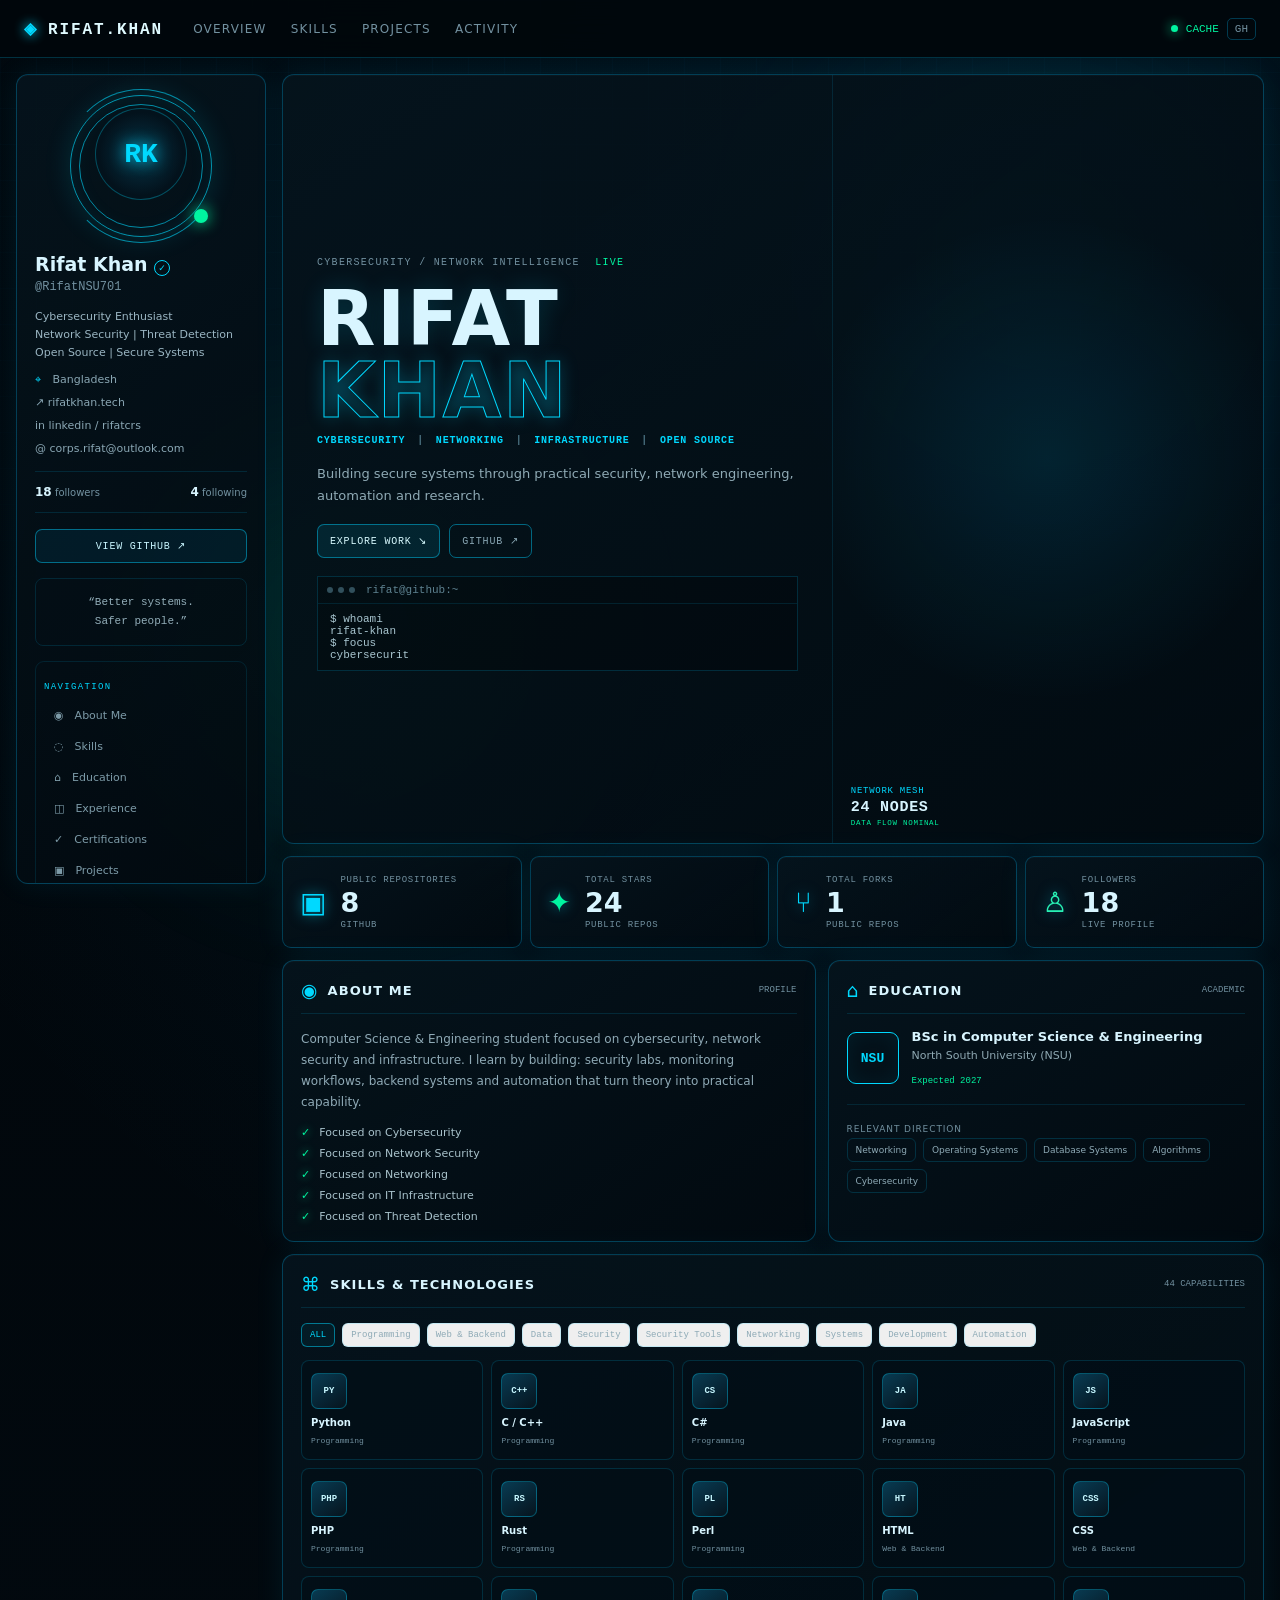
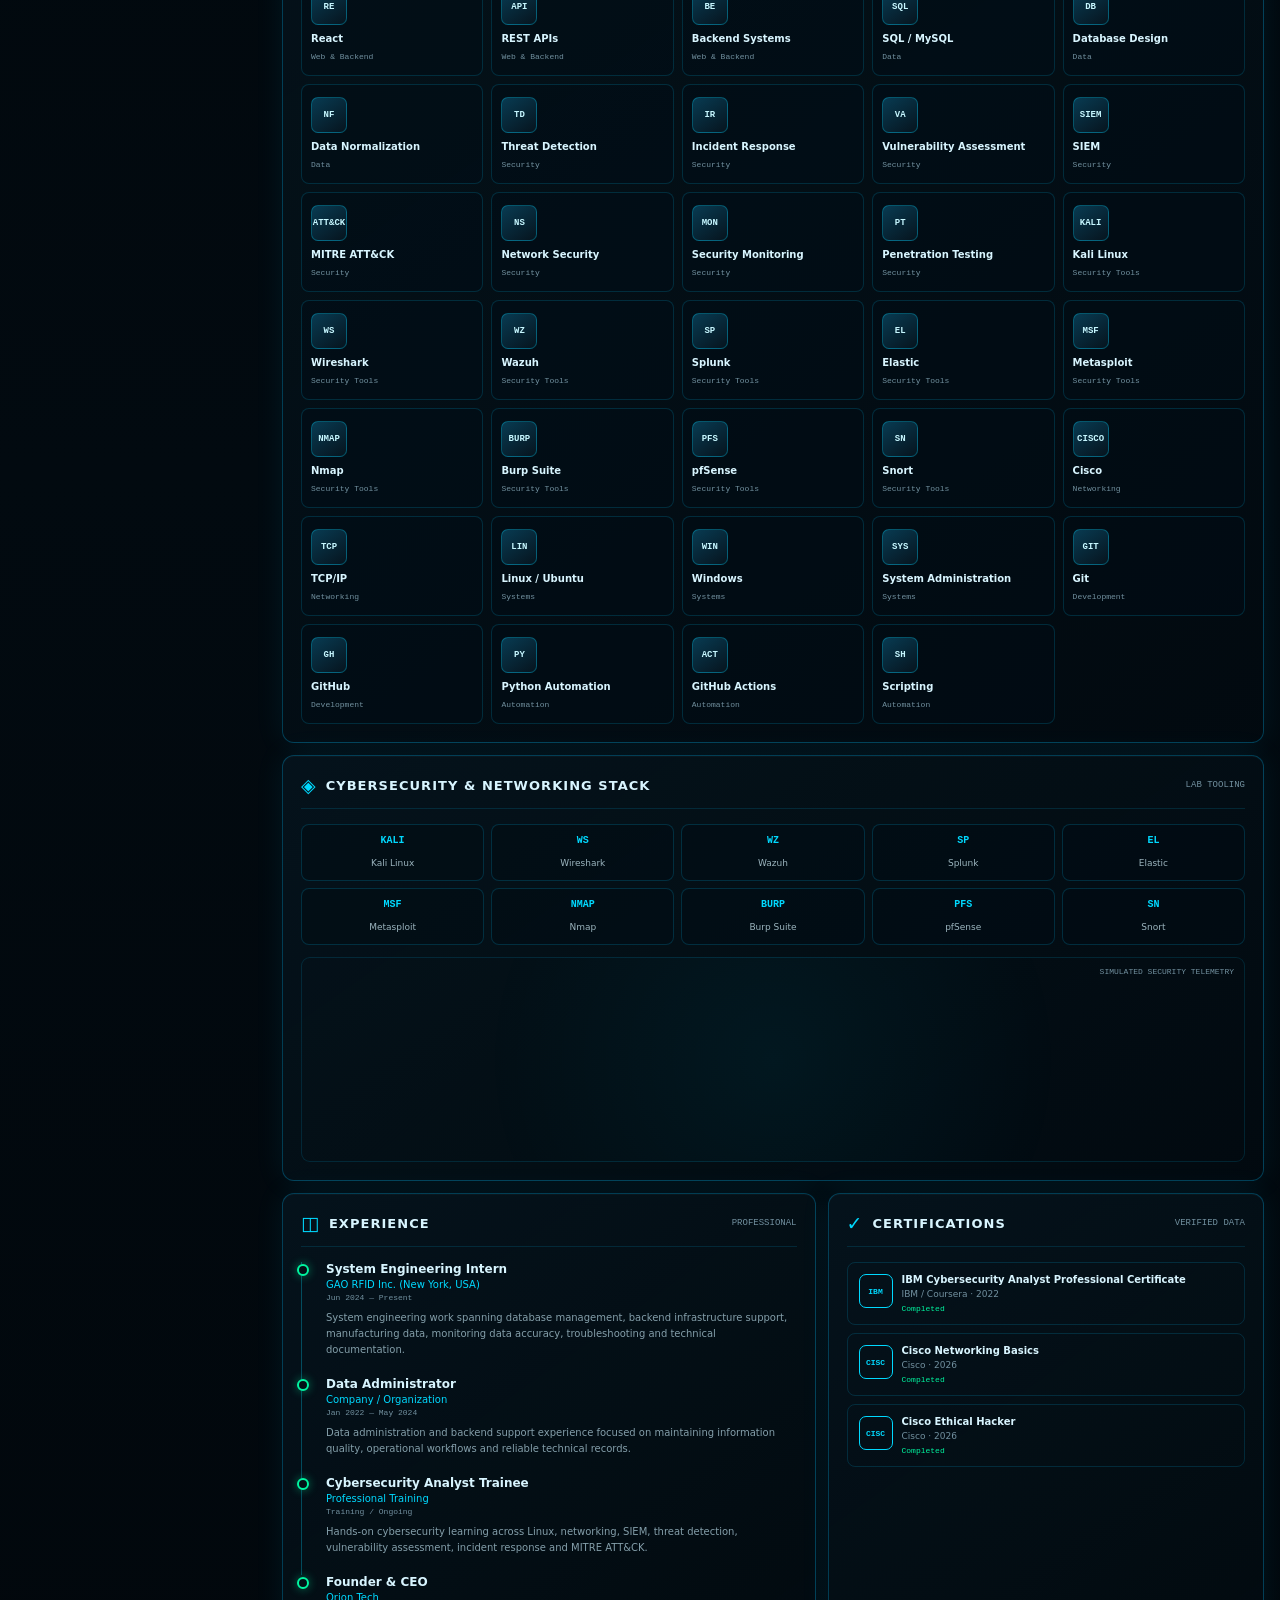
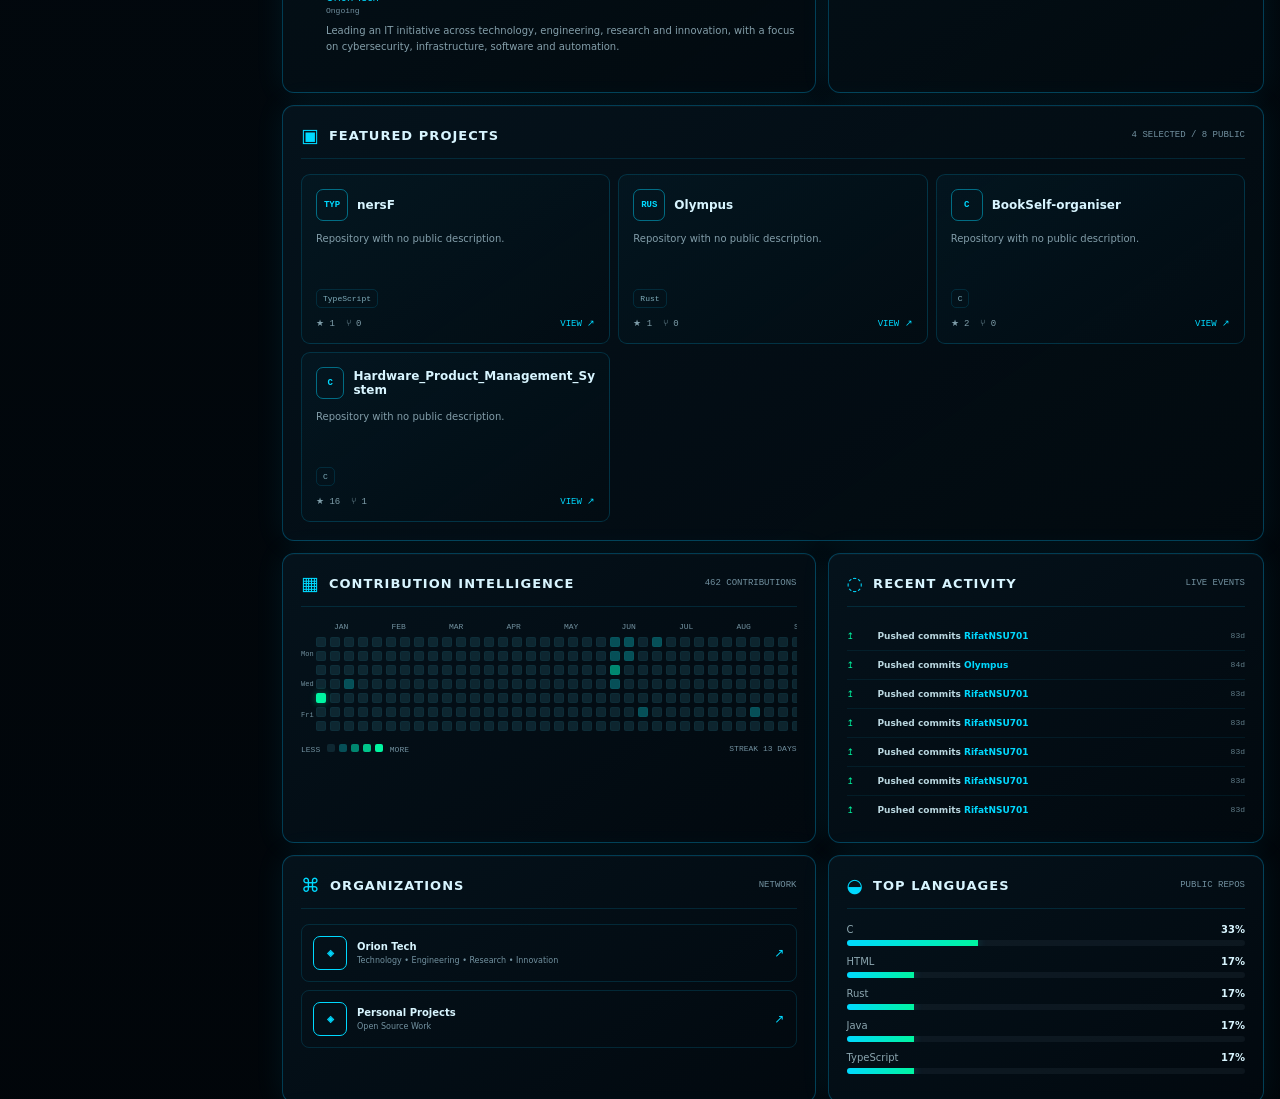
<file: site/index.html>
<!doctype html>
<html lang="en">
<head>
  <meta charset="utf-8">
  <meta name="viewport" content="width=device-width,initial-scale=1">
  <meta name="theme-color" content="#03080d">
  <meta name="description" content="Rifat Khan — Cybersecurity, Networking, Infrastructure and Open Source intelligence dashboard.">
  <title>Rifat Khan // Cybersecurity Intelligence</title>
  <link rel="stylesheet" href="./styles.css">
</head>
<body>
  <div class="ambient ambient-a"></div><div class="ambient ambient-b"></div>
  <header class="topbar">
    <a class="brand" href="#top"><span class="brand-mark">◈</span><span>RIFAT.KHAN</span></a>
    <nav class="topnav" aria-label="Primary"><a href="#about">Overview</a><a href="#skills">Skills</a><a href="#projects">Projects</a><a href="#activity">Activity</a></nav>
    <div class="top-status"><span class="pulse"></span><span id="syncStatus">SYNCING</span><span class="kbd">GH</span></div>
  </header>
  <div class="layout" id="top">
    <aside class="sidebar panel">
      <div class="profile-orb"><div class="orb-core"><span>RK</span></div><i></i><b></b></div>
      <h2>Rifat Khan <span class="verified">✓</span></h2>
      <div class="handle">@RifatNSU701</div>
      <p class="side-role">Cybersecurity Enthusiast<br>Network Security | Threat Detection<br>Open Source | Secure Systems</p>
      <div class="side-meta"><span>⌖</span> Bangladesh</div>
      <a class="side-link" href="https://www.rifatkhan.tech/" target="_blank" rel="noreferrer">↗ rifatkhan.tech</a>
      <a class="side-link" href="https://www.linkedin.com/in/rifatcrs/" target="_blank" rel="noreferrer">in linkedin / rifatcrs</a>
      <a class="side-link" href="mailto:corps.rifat@outlook.com">@ corps.rifat@outlook.com</a>
      <div class="side-stats"><span><strong id="sideFollowers">—</strong> followers</span><span><strong id="sideFollowing">—</strong> following</span></div>
      <a class="github-btn" href="https://github.com/RifatNSU701" target="_blank" rel="noreferrer">VIEW GITHUB ↗</a>
      <div class="quote">“Better systems.<br>Safer people.”</div>
      <div class="side-nav">
        <div class="nav-label">NAVIGATION</div>
        <a href="#about">◉ <span>About Me</span></a><a href="#skills">◌ <span>Skills</span></a><a href="#education">⌂ <span>Education</span></a><a href="#experience">◫ <span>Experience</span></a><a href="#certifications">✓ <span>Certifications</span></a><a href="#projects">▣ <span>Projects</span></a><a href="#github-stats">◒ <span>GitHub Stats</span></a><a href="#contributions">▦ <span>Contributions</span></a><a href="#activity">◌ <span>Activity</span></a><a href="#organizations">⌘ <span>Organizations</span></a><a href="#contact">✉ <span>Contact</span></a>
      </div>
      <div class="currently"><div class="nav-label">CURRENTLY</div><div id="currentlyList"></div></div>
    </aside>
    <main class="main">
      <section class="hero panel" id="about">
        <div class="hero-copy">
          <div class="eyebrow">CYBERSECURITY / NETWORK INTELLIGENCE <span>LIVE</span></div>
          <h1>RIFAT <em>KHAN</em></h1>
          <div class="hero-tags">CYBERSECURITY <b>|</b> NETWORKING <b>|</b> INFRASTRUCTURE <b>|</b> OPEN SOURCE</div>
          <p id="tagline"></p>
          <div class="hero-actions"><a class="primary" href="#projects">EXPLORE WORK ↘</a><a class="ghost" href="https://github.com/RifatNSU701" target="_blank" rel="noreferrer">GITHUB ↗</a></div>
          <div class="terminal mini-terminal"><div class="terminal-head"><span></span><span></span><span></span><code>rifat@github:~</code></div><div id="terminalBody" aria-live="polite"></div></div>
        </div>
        <div class="hero-visual"><canvas id="worldCanvas" aria-label="Animated network world visualization"></canvas><div class="visual-readout"><span>NETWORK MESH</span><strong id="nodeCount">24 NODES</strong><small>DATA FLOW NOMINAL</small></div></div>
      </section>
      <section class="stat-grid" id="github-stats">
        <article class="stat panel"><div class="stat-icon">▣</div><div><span>PUBLIC REPOSITORIES</span><strong id="repoCount">—</strong><small>GITHUB</small></div></article>
        <article class="stat panel"><div class="stat-icon star">✦</div><div><span>TOTAL STARS</span><strong id="starCount">—</strong><small>PUBLIC REPOS</small></div></article>
        <article class="stat panel"><div class="stat-icon">⑂</div><div><span>TOTAL FORKS</span><strong id="forkCount">—</strong><small>PUBLIC REPOS</small></div></article>
        <article class="stat panel"><div class="stat-icon user">♙</div><div><span>FOLLOWERS</span><strong id="followers">—</strong><small>LIVE PROFILE</small></div></article>
      </section>
      <section class="two-col">
        <article class="panel section-card" id="about-card"><div class="section-title"><span>◉</span><h2>ABOUT ME</h2><small>PROFILE</small></div><p id="aboutText"></p><div class="check-list" id="focusList"></div></article>
        <article class="panel section-card" id="education"><div class="section-title"><span>⌂</span><h2>EDUCATION</h2><small>ACADEMIC</small></div><div class="edu-card"><div class="edu-badge">NSU</div><div><h3 id="degree"></h3><p id="institution"></p><span id="eduStatus"></span></div></div><div class="mini-rule"></div><p class="muted">Relevant direction</p><div class="chips"><span>Networking</span><span>Operating Systems</span><span>Database Systems</span><span>Algorithms</span><span>Cybersecurity</span></div></article>
      </section>
      <section class="panel section-card" id="skills"><div class="section-title"><span>⌘</span><h2>SKILLS & TECHNOLOGIES</h2><small id="skillCount">—</small></div><div class="skill-tabs" id="skillTabs"></div><div class="skill-grid" id="skillGrid"></div></section>
      <section class="panel section-card" id="network-stack"><div class="section-title"><span>◈</span><h2>CYBERSECURITY & NETWORKING STACK</h2><small>LAB TOOLING</small></div><div class="tool-grid" id="toolGrid"></div><div class="network-stage"><canvas id="networkCanvas"></canvas><div class="network-label">SIMULATED SECURITY TELEMETRY</div></div></section>
      <section class="two-col" id="experience">
        <article class="panel section-card"><div class="section-title"><span>◫</span><h2>EXPERIENCE</h2><small>PROFESSIONAL</small></div><div class="timeline" id="experienceList"></div></article>
        <article class="panel section-card" id="certifications"><div class="section-title"><span>✓</span><h2>CERTIFICATIONS</h2><small>VERIFIED DATA</small></div><div id="certList"></div></article>
      </section>
      <section class="panel section-card" id="projects"><div class="section-title"><span>▣</span><h2>FEATURED PROJECTS</h2><small id="projectMeta">GITHUB REPOS</small></div><div class="project-grid" id="projectGrid"></div></section>
      <section class="two-col" id="contributions">
        <article class="panel section-card"><div class="section-title"><span>▦</span><h2>CONTRIBUTION INTELLIGENCE</h2><small id="contribTotal">—</small></div><div class="heatmap-wrap"><div class="month-row" id="months"></div><div class="heatmap"><div class="weekday"><span>Mon</span><span>Wed</span><span>Fri</span></div><div id="heatGrid"></div></div></div><div class="heat-footer"><span>LESS <i></i><i></i><i></i><i></i><i></i> MORE</span><span id="streak">STREAK —</span></div></article>
        <article class="panel section-card" id="activity"><div class="section-title"><span>◌</span><h2>RECENT ACTIVITY</h2><small>LIVE EVENTS</small></div><div id="activityList" class="activity-list"></div></article>
      </section>
      <section class="two-col">
        <article class="panel section-card" id="organizations"><div class="section-title"><span>⌘</span><h2>ORGANIZATIONS</h2><small>NETWORK</small></div><div id="orgList"></div></article>
        <article class="panel section-card"><div class="section-title"><span>◒</span><h2>TOP LANGUAGES</h2><small>PUBLIC REPOS</small></div><div id="languageList"></div></article>
      </section>
      <section class="panel section-card" id="contact"><div class="section-title"><span>⌁</span><h2>CONNECT WITH ME</h2><small>OPEN CHANNELS</small></div><div class="contact-grid" id="contactGrid"></div></section>
      <footer class="terminal-footer panel"><div class="terminal-line"><span>rifat@github:~$</span> <b>echo "Same Networks. Safer Tomorrows."</b><i></i></div><div class="footer-core"><strong>THANK YOU FOR VISITING</strong><span>Let's build a more secure digital world together.</span></div></footer>
    </main>
  </div>
  <script type="module" src="./app.js"></script>
</body>
</html>
</file>
<file: site/styles.css>
:root{--bg:#02070b;--panel:rgba(5,17,25,.82);--panel2:rgba(7,24,35,.68);--cyan:#00d9ff;--cyan2:#16a8ff;--green:#00f5a0;--blue:#0877b8;--red:#ff496d;--text:#d8f5ff;--muted:#7291a0;--line:rgba(0,191,255,.28);--shadow:0 0 30px rgba(0,207,255,.08);--radius:12px}*{box-sizing:border-box}html{scroll-behavior:smooth}body{margin:0;background:radial-gradient(circle at 75% 5%,rgba(0,136,204,.12),transparent 28%),linear-gradient(180deg,#010509,#020a10 45%,#010509);color:var(--text);font-family:Inter,ui-sans-serif,system-ui,-apple-system,Segoe UI,sans-serif;min-height:100vh;overflow-x:hidden}body:before{content:"";position:fixed;inset:0;pointer-events:none;background-image:linear-gradient(rgba(0,180,255,.025) 1px,transparent 1px),linear-gradient(90deg,rgba(0,180,255,.025) 1px,transparent 1px);background-size:36px 36px;mask-image:linear-gradient(to bottom,black,transparent 95%);z-index:-2}.ambient{position:fixed;width:380px;height:380px;border-radius:50%;filter:blur(100px);opacity:.09;pointer-events:none;z-index:-1}.ambient-a{background:var(--cyan);top:8%;right:4%}.ambient-b{background:var(--green);bottom:8%;left:12%}a{color:inherit;text-decoration:none}.panel{background:linear-gradient(145deg,rgba(5,20,29,.91),rgba(2,10,16,.84));border:1px solid var(--line);box-shadow:inset 0 1px 0 rgba(255,255,255,.025),var(--shadow);position:relative;overflow:hidden}.panel:before{content:"";position:absolute;inset:0;background:linear-gradient(110deg,transparent 35%,rgba(0,216,255,.035),transparent 65%);transform:translateX(-120%);transition:transform .8s}.panel:hover:before{transform:translateX(120%)}.topbar{height:58px;border-bottom:1px solid rgba(0,198,255,.22);background:rgba(1,7,11,.92);backdrop-filter:blur(14px);display:flex;align-items:center;padding:0 24px;gap:30px;position:sticky;top:0;z-index:20}.brand{font-family:"JetBrains Mono","IBM Plex Mono",monospace;font-weight:800;letter-spacing:.12em;color:#dffaff}.brand-mark{color:var(--cyan);margin-right:10px;text-shadow:0 0 12px var(--cyan)}.topnav{display:flex;gap:24px;height:100%;align-items:center}.topnav a{font-size:12px;color:var(--muted);text-transform:uppercase;letter-spacing:.1em}.topnav a:hover{color:var(--cyan)}.top-status{margin-left:auto;font:11px "JetBrains Mono",monospace;display:flex;gap:8px;align-items:center;color:var(--green)}.pulse{width:7px;height:7px;background:var(--green);border-radius:50%;box-shadow:0 0 12px var(--green);animation:pulse 1.8s infinite}.kbd{border:1px solid var(--line);padding:4px 7px;border-radius:5px;color:var(--muted)}.layout{display:grid;grid-template-columns:250px minmax(0,1fr);gap:16px;max-width:1500px;margin:0 auto;padding:16px}.sidebar{padding:18px;position:sticky;top:74px;height:calc(100vh - 90px);overflow:auto;border-radius:var(--radius)}.profile-orb{width:142px;height:142px;margin:2px auto 16px;border:1px solid rgba(0,220,255,.65);border-radius:50%;display:grid;place-items:center;position:relative;box-shadow:0 0 28px rgba(0,220,255,.14),inset 0 0 22px rgba(0,220,255,.08)}.profile-orb:before,.profile-orb:after{content:"";position:absolute;border:1px solid var(--cyan);border-radius:50%;inset:8px;opacity:.6}.profile-orb:after{inset:-7px;border-left-color:transparent;border-right-color:transparent;animation:spin 12s linear infinite}.orb-core{width:92px;height:92px;border-radius:50%;display:grid;place-items:center;background:radial-gradient(circle,#073447,#03121c 65%);border:1px solid rgba(0,220,255,.3);font:800 28px "JetBrains Mono",monospace;color:var(--cyan);text-shadow:0 0 16px var(--cyan)}.profile-orb i{position:absolute;right:3px;bottom:13px;width:14px;height:14px;background:var(--green);border-radius:50%;box-shadow:0 0 15px var(--green)}.sidebar h2{margin:0;font-size:19px}.verified{display:inline-grid;place-items:center;border:1px solid var(--cyan);color:var(--cyan);font-size:9px;width:16px;height:16px;border-radius:50%}.handle{color:var(--muted);font:12px "JetBrains Mono",monospace;margin:4px 0 14px}.side-role{font-size:11px;line-height:1.65;color:#9ab5c2}.side-meta,.side-link{font-size:11px;color:#8aa7b4;margin:10px 0;display:block}.side-meta span{color:var(--cyan);margin-right:8px}.side-link:hover{color:var(--cyan)}.side-stats{border-top:1px solid rgba(0,198,255,.14);border-bottom:1px solid rgba(0,198,255,.14);padding:13px 0;margin:16px 0;display:flex;justify-content:space-between;font-size:10px;color:var(--muted)}.side-stats strong{color:var(--text);font-size:12px}.github-btn,.primary,.ghost{display:inline-flex;align-items:center;justify-content:center;border:1px solid rgba(0,208,255,.45);border-radius:7px;padding:10px 12px;font-size:10px;font-family:"JetBrains Mono",monospace;letter-spacing:.08em}.github-btn{width:100%;background:rgba(0,190,255,.08);color:#c8f6ff}.github-btn:hover,.primary:hover{box-shadow:0 0 18px rgba(0,216,255,.18);border-color:var(--cyan)}.quote{font:11px/1.7 "JetBrains Mono",monospace;color:#93aeb9;text-align:center;border:1px solid rgba(0,198,255,.14);border-radius:8px;padding:14px;margin:15px 0}.nav-label{font:9px "JetBrains Mono",monospace;color:var(--cyan);letter-spacing:.15em;margin:12px 0 8px}.side-nav{border:1px solid rgba(0,198,255,.12);border-radius:9px;padding:8px}.side-nav a{display:flex;gap:11px;padding:9px 8px;color:#7d9ba8;font-size:11px;border-left:2px solid transparent}.side-nav a:hover{color:var(--text);border-left-color:var(--cyan);background:rgba(0,216,255,.04)}.currently{margin-top:14px;padding:8px;border:1px solid rgba(0,198,255,.12);border-radius:9px}.current-item{font-size:10px;color:#9bb4bf;padding:7px 2px;display:flex;gap:8px}.current-item:before{content:"";width:6px;height:6px;flex:none;margin-top:4px;border-radius:50%;background:var(--green);box-shadow:0 0 8px var(--green)}.main{min-width:0;display:flex;flex-direction:column;gap:12px}.hero{min-height:360px;display:grid;grid-template-columns:1.12fr .88fr;border-radius:var(--radius)}.hero-copy{padding:34px 34px 24px;display:flex;flex-direction:column;justify-content:center;position:relative;z-index:2}.eyebrow{font:10px "JetBrains Mono",monospace;color:var(--muted);letter-spacing:.13em}.eyebrow span{color:var(--green);margin-left:8px}.hero h1{font-size:clamp(42px,6vw,76px);line-height:.95;letter-spacing:.02em;margin:15px 0 8px;font-weight:900;text-shadow:0 0 24px rgba(0,210,255,.16)}.hero h1 em{font-style:normal;color:transparent;-webkit-text-stroke:1px var(--cyan);text-shadow:0 0 18px rgba(0,210,255,.25)}.hero-tags{font:700 10px "JetBrains Mono",monospace;color:var(--cyan);letter-spacing:.08em}.hero-tags b{color:#4a7281;margin:0 5px}.hero-copy>p{max-width:660px;color:#8faab5;line-height:1.7;font-size:13px;margin:17px 0}.hero-actions{display:flex;gap:9px}.primary{background:rgba(0,208,255,.1);color:#d8fbff}.ghost{color:#89a6b3}.hero-visual{min-height:360px;position:relative;border-left:1px solid rgba(0,198,255,.12);background:radial-gradient(circle at 50% 50%,rgba(0,190,255,.11),transparent 55%)}#worldCanvas,#networkCanvas{width:100%;height:100%;display:block}.visual-readout{position:absolute;left:18px;bottom:16px;display:flex;flex-direction:column;font:9px "JetBrains Mono",monospace;letter-spacing:.08em}.visual-readout span{color:var(--cyan)}.visual-readout strong{font-size:15px;color:var(--text);margin:3px 0}.visual-readout small{color:var(--green)}.mini-terminal{margin-top:18px;max-width:560px;border:1px solid rgba(0,198,255,.18);background:rgba(0,0,0,.22);font:11px "JetBrains Mono",monospace}.terminal-head{height:27px;border-bottom:1px solid rgba(0,198,255,.12);display:flex;align-items:center;gap:5px;padding:0 9px;color:#58717b}.terminal-head span{width:6px;height:6px;border-radius:50%;background:#31505c}.terminal-head code{margin-left:6px;color:#5e8290}.mini-terminal #terminalBody{padding:9px 12px;min-height:62px;color:#a9c6d0}.terminal-cursor{display:inline-block;width:7px;height:12px;background:var(--cyan);vertical-align:-2px;animation:blink .9s infinite}.stat-grid{display:grid;grid-template-columns:repeat(4,1fr);gap:8px}.stat{min-height:92px;border-radius:9px;padding:17px;display:flex;gap:14px;align-items:center}.stat-icon{font-size:28px;color:var(--cyan);text-shadow:0 0 14px rgba(0,216,255,.5)}.stat-icon.star{color:var(--green)}.stat-icon.user{color:#28f1b4}.stat span,.stat small{display:block;font:9px "JetBrains Mono",monospace;color:var(--muted);letter-spacing:.08em}.stat strong{display:block;font-size:27px;margin:2px 0}.two-col{display:grid;grid-template-columns:1.1fr .9fr;gap:12px}.section-card{padding:18px;border-radius:var(--radius)}.section-title{display:flex;align-items:center;gap:10px;border-bottom:1px solid rgba(0,198,255,.14);padding-bottom:12px;margin-bottom:15px}.section-title>span{color:var(--cyan);font-size:19px}.section-title h2{font-size:13px;margin:0;letter-spacing:.08em}.section-title small{margin-left:auto;font:9px "JetBrains Mono",monospace;color:var(--muted)}.section-card>p{font-size:12px;line-height:1.75;color:#8faab6;margin:0}.check-list{margin-top:13px;display:grid;gap:8px}.check{font-size:11px;color:#a8c2cb;display:flex;gap:9px}.check:before{content:"✓";color:var(--green);text-shadow:0 0 8px var(--green)}.edu-card{display:flex;gap:13px;align-items:center}.edu-badge{width:52px;height:52px;display:grid;place-items:center;border:1px solid var(--cyan);border-radius:9px;color:var(--cyan);font:800 13px "JetBrains Mono",monospace;box-shadow:inset 0 0 20px rgba(0,216,255,.06)}.edu-card h3{font-size:13px;margin:0 0 5px}.edu-card p{font-size:11px;color:#8ea8b2;margin:0 0 6px}.edu-card span{font:9px "JetBrains Mono",monospace;color:var(--green)}.mini-rule{height:1px;background:rgba(0,198,255,.12);margin:17px 0}.muted{font-size:9px!important;color:var(--muted)!important;text-transform:uppercase;letter-spacing:.1em}.chips,.skill-tabs{display:flex;flex-wrap:wrap;gap:7px}.chips span,.skill-tab{border:1px solid rgba(0,198,255,.18);padding:6px 8px;border-radius:6px;color:#8eaab6;font-size:9px}.skill-tabs{margin-bottom:13px}.skill-tab{cursor:pointer;font-family:"JetBrains Mono",monospace}.skill-tab.active,.skill-tab:hover{color:var(--cyan);border-color:rgba(0,216,255,.5);background:rgba(0,216,255,.05)}.skill-grid{display:grid;grid-template-columns:repeat(5,minmax(0,1fr));gap:8px}.skill{padding:12px 9px;border:1px solid rgba(0,198,255,.17);border-radius:8px;background:rgba(0,15,23,.45);min-height:82px;transition:.25s}.skill:hover{transform:translateY(-2px);border-color:rgba(0,216,255,.55);box-shadow:0 8px 24px rgba(0,190,255,.08)}.skill .mono{width:36px;height:36px;display:grid;place-items:center;border-radius:7px;background:linear-gradient(145deg,#083b52,#06141e);border:1px solid rgba(0,216,255,.3);font:800 9px "JetBrains Mono",monospace;color:#c7f7ff}.skill strong{display:block;font-size:10px;margin-top:8px}.skill small{font:8px "JetBrains Mono",monospace;color:var(--muted)}.tool-grid{display:grid;grid-template-columns:repeat(5,1fr);gap:7px;margin-bottom:12px}.tool{border:1px solid rgba(0,198,255,.18);border-radius:8px;padding:10px 7px;text-align:center;background:rgba(0,13,20,.42)}.tool .mono{font:800 10px "JetBrains Mono",monospace;color:var(--cyan);display:block;margin-bottom:5px}.tool span{font-size:9px;color:#9bb4be}.network-stage{height:205px;border:1px solid rgba(0,198,255,.14);border-radius:9px;position:relative;background:radial-gradient(circle,rgba(0,216,255,.05),transparent 60%);overflow:hidden}.network-label{position:absolute;top:9px;right:10px;font:8px "JetBrains Mono",monospace;color:var(--muted)}.timeline{display:grid;gap:0}.timeline-item{position:relative;padding:0 0 19px 24px;border-left:1px solid rgba(0,216,255,.3)}.timeline-item:last-child{border-left-color:transparent}.timeline-item:before{content:"";position:absolute;left:-5px;top:2px;width:8px;height:8px;border:2px solid var(--green);background:#031016;border-radius:50%;box-shadow:0 0 10px rgba(0,245,160,.45)}.timeline-item h3{font-size:12px;margin:0 0 3px}.timeline-item .company{font-size:10px;color:var(--cyan)}.timeline-item .period{font:8px "JetBrains Mono",monospace;color:var(--muted);margin:3px 0 8px}.timeline-item p{font-size:10px;line-height:1.6;color:#849faa;margin:0}.cert{border:1px solid rgba(0,198,255,.16);border-radius:8px;padding:11px;margin-bottom:8px;display:grid;grid-template-columns:34px 1fr;gap:9px}.cert:last-child{margin-bottom:0}.cert-badge{width:34px;height:34px;border:1px solid var(--cyan);border-radius:7px;display:grid;place-items:center;color:var(--cyan);font:800 8px "JetBrains Mono",monospace}.cert h3{font-size:10px;margin:0 0 4px}.cert p{font-size:9px;color:var(--muted);margin:0}.cert .status{font:8px "JetBrains Mono",monospace;color:var(--green);margin-top:5px;display:block}.project-grid{display:grid;grid-template-columns:repeat(3,1fr);gap:8px}.project{padding:14px;border:1px solid rgba(0,198,255,.18);border-radius:9px;background:linear-gradient(145deg,rgba(4,25,36,.7),rgba(2,12,19,.65));transition:.25s;min-height:170px;display:flex;flex-direction:column}.project:hover{transform:translateY(-3px);border-color:rgba(0,216,255,.55);box-shadow:0 10px 35px rgba(0,170,255,.09)}.project-top{display:flex;gap:9px;align-items:center}.project-icon{width:32px;height:32px;border:1px solid rgba(0,216,255,.45);border-radius:7px;display:grid;place-items:center;color:var(--cyan);font:800 9px "JetBrains Mono",monospace}.project h3{font-size:12px;margin:0;word-break:break-word}.project p{font-size:10px;line-height:1.6;color:#829da9;flex:1;margin:10px 0}.badges{display:flex;gap:5px;flex-wrap:wrap}.badge{font:8px "JetBrains Mono",monospace;color:#7eabb9;border:1px solid rgba(0,198,255,.14);padding:4px 6px;border-radius:5px}.project-foot{display:flex;justify-content:space-between;margin-top:10px;color:#7e9da9;font:9px "JetBrains Mono",monospace}.project-foot a{color:var(--cyan)}.heatmap-wrap{overflow:auto}.month-row{margin-left:33px;display:grid;grid-template-columns:repeat(12,1fr);min-width:690px;color:var(--muted);font:8px "JetBrains Mono",monospace;margin-bottom:4px}.heatmap{display:flex;min-width:690px}.weekday{width:33px;display:flex;flex-direction:column;justify-content:space-around;padding:3px 0;color:var(--muted);font:7px "JetBrains Mono",monospace}.heat-grid{display:grid}.heat-cell{width:10px;height:10px;margin:2px;border-radius:2px;background:rgba(30,76,91,.4);border:1px solid rgba(0,216,255,.04);cursor:pointer}.heat-cell.l1{background:#064f57}.heat-cell.l2{background:#00866f}.heat-cell.l3{background:#00c58a}.heat-cell.l4{background:#00f5a0;box-shadow:0 0 7px rgba(0,245,160,.4)}.heat-footer{display:flex;justify-content:space-between;margin-top:11px;color:var(--muted);font:8px "JetBrains Mono",monospace}.heat-footer i{display:inline-block;width:8px;height:8px;margin:0 2px;background:rgba(30,76,91,.4);border-radius:2px}.heat-footer i:nth-of-type(2){background:#064f57}.heat-footer i:nth-of-type(3){background:#00866f}.heat-footer i:nth-of-type(4){background:#00c58a}.heat-footer i:nth-of-type(5){background:#00f5a0}.activity-list{display:grid}.activity{display:grid;grid-template-columns:24px 1fr auto;gap:7px;padding:9px 0;border-bottom:1px solid rgba(0,198,255,.08);font-size:9px}.activity:last-child{border:0}.activity-icon{color:var(--green)}.activity b{font-weight:600;color:#b9d6df}.activity a{color:var(--cyan)}.activity time{color:#607c88;font:8px "JetBrains Mono",monospace;white-space:nowrap}.org{border:1px solid rgba(0,198,255,.15);border-radius:8px;padding:11px;display:flex;gap:10px;align-items:center;margin-bottom:8px}.org:last-child{margin-bottom:0}.org-icon{width:34px;height:34px;display:grid;place-items:center;border:1px solid var(--cyan);border-radius:7px;color:var(--cyan);font:800 9px "JetBrains Mono",monospace}.org h3{font-size:10px;margin:0 0 4px}.org p{font-size:8px;color:var(--muted);margin:0}.org a{margin-left:auto;color:var(--cyan);font-size:12px}.lang{margin-bottom:10px}.lang-head{display:flex;justify-content:space-between;font-size:10px;margin-bottom:5px}.lang-head span{color:#8ca6b0}.lang-bar{height:6px;background:rgba(80,110,120,.12);border-radius:9px;overflow:hidden}.lang-bar i{display:block;height:100%;background:linear-gradient(90deg,var(--cyan),var(--green));box-shadow:0 0 10px rgba(0,216,255,.3)}.contact-grid{display:grid;grid-template-columns:repeat(4,1fr);gap:8px}.contact{border:1px solid rgba(0,198,255,.16);border-radius:8px;padding:13px;display:flex;gap:10px;align-items:center}.contact:hover{border-color:var(--cyan);box-shadow:0 0 20px rgba(0,216,255,.07)}.contact-icon{width:30px;height:30px;border:1px solid rgba(0,216,255,.35);border-radius:7px;display:grid;place-items:center;color:var(--cyan);font:800 9px "JetBrains Mono",monospace}.contact strong{display:block;font-size:10px}.contact span{display:block;font-size:8px;color:var(--muted);margin-top:3px;overflow:hidden;text-overflow:ellipsis}.terminal-footer{min-height:110px;border-radius:14px;padding:22px;display:flex;align-items:center;justify-content:space-between;font-family:"JetBrains Mono",monospace}.terminal-line{font-size:10px;color:#87a9b5}.terminal-line span{color:var(--green)}.terminal-line b{color:#a8c6d0}.terminal-line i{display:inline-block;width:7px;height:12px;background:var(--cyan);vertical-align:-2px;animation:blink 1s infinite}.footer-core{display:flex;flex-direction:column;text-align:right}.footer-core strong{font-size:11px;color:var(--cyan);letter-spacing:.08em}.footer-core span{font-size:9px;color:var(--muted);margin-top:5px}@keyframes spin{to{transform:rotate(360deg)}}@keyframes pulse{50%{transform:scale(1.35);opacity:.6}}@keyframes blink{50%{opacity:0}}@media(max-width:1100px){.layout{grid-template-columns:205px 1fr}.skill-grid{grid-template-columns:repeat(4,1fr)}.tool-grid{grid-template-columns:repeat(4,1fr)}.project-grid{grid-template-columns:repeat(2,1fr)}.contact-grid{grid-template-columns:repeat(2,1fr)}}@media(max-width:820px){.topnav{display:none}.layout{grid-template-columns:1fr;padding:10px}.sidebar{position:relative;top:0;height:auto}.profile-orb{width:105px;height:105px}.orb-core{width:72px;height:72px;font-size:22px}.side-nav,.currently,.quote{display:none}.hero{grid-template-columns:1fr}.hero-visual{height:290px;border-left:0;border-top:1px solid rgba(0,198,255,.12)}.hero-copy{padding:25px}.stat-grid{grid-template-columns:repeat(2,1fr)}.two-col{grid-template-columns:1fr}.skill-grid{grid-template-columns:repeat(3,1fr)}.tool-grid{grid-template-columns:repeat(3,1fr)}}@media(max-width:520px){.topbar{padding:0 13px}.top-status{font-size:9px}.hero h1{font-size:43px}.hero-tags{line-height:1.8}.stat-grid{grid-template-columns:1fr 1fr}.stat{padding:12px}.stat strong{font-size:22px}.skill-grid{grid-template-columns:repeat(2,1fr)}.tool-grid{grid-template-columns:repeat(2,1fr)}.project-grid{grid-template-columns:1fr}.contact-grid{grid-template-columns:1fr}.terminal-footer{flex-direction:column;align-items:flex-start;gap:20px}.footer-core{text-align:left}.section-card{padding:14px}}@media(prefers-reduced-motion:reduce){*,*:before,*:after{scroll-behavior:auto!important;animation:none!important;transition:none!important}}
</file>
